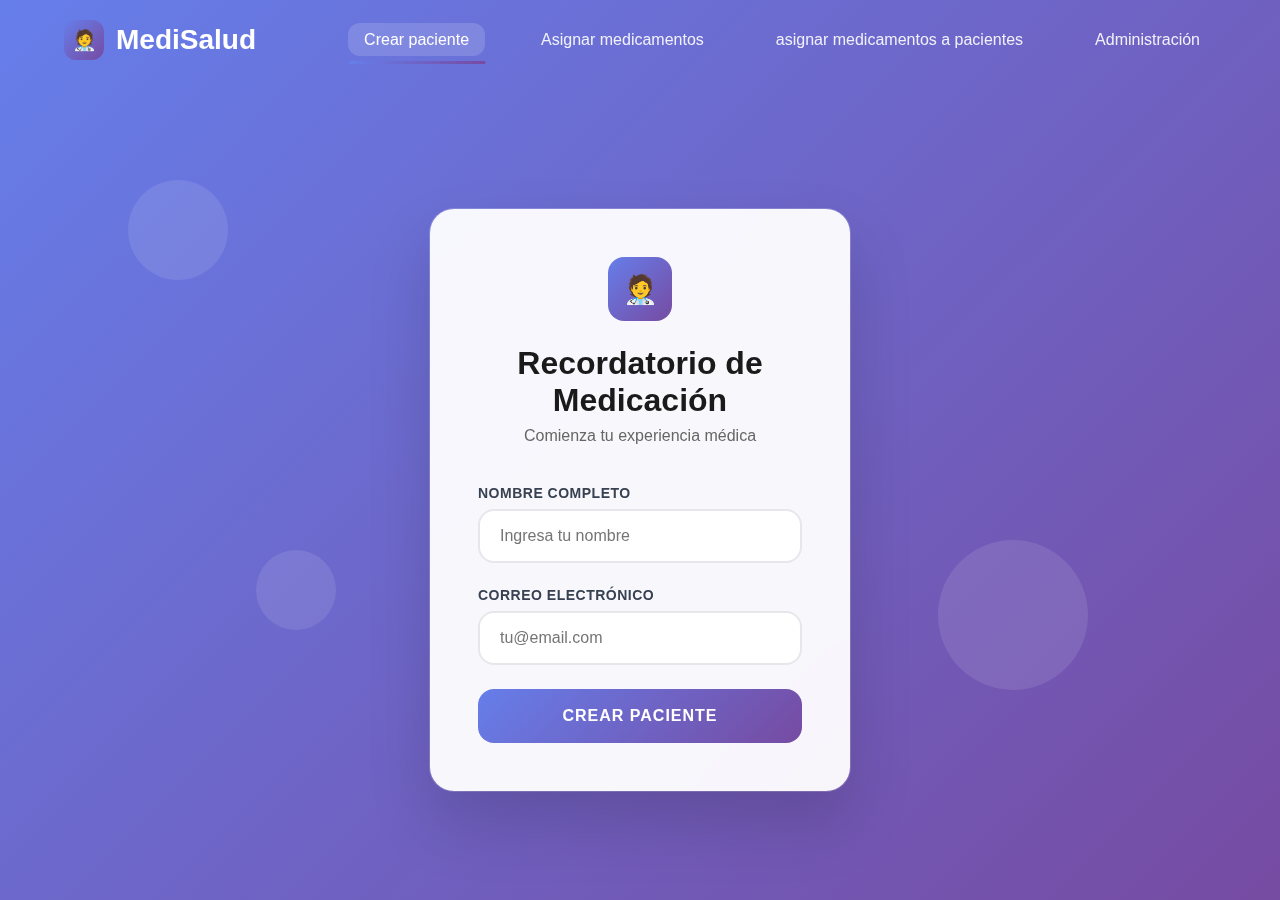
<file: index.html>
<!DOCTYPE html>
<html lang="es">
<head>
    <meta charset="UTF-8">
    <meta name="viewport" content="width=device-width, initial-scale=1.0">
    <title>Recordatorio de Medicación - Registro</title>
    <link rel="stylesheet" href="./css/style.css">
</head>
<body>
    <!-- Navbar -->
    <nav class="navbar" id="navbar">
        <div class="nav-container">
            <div class="nav-content">
                <!-- Logo -->
                <a href="#" class="navbar-logo">
                    <div class="navbar-logo-icon">🧑‍⚕️</div>
                    <span>MediSalud</span>
                </a>

                <!-- Desktop Navigation -->
                <ul class="nav-links">
                    <li><a href="index.html" class="nav-link active">Crear paciente</a></li>
                    <li><a href="medicamentos.html" class="nav-link">Asignar medicamentos</a></li>
                    <li><a href="medipaciente.html" class="nav-link">asignar medicamentos a pacientes</a></li>
                    <li><a href="administracion.html" class="nav-link">Administración</a></li>
                </ul>

                <!-- Mobile Menu Button -->
                <div class="mobile-menu-btn" id="mobileMenuBtn">
                    <span></span>
                    <span></span>
                    <span></span>
                </div>
            </div>
        </div>

        <!-- Mobile Menu -->
        <div class="mobile-menu" id="mobileMenu">
            <button class="close-menu" id="closeMenuBtn">&times;</button>
            <a href="index.html" class="nav-link">Crear paciente</a>
            <a href="medicamentos.html" class="nav-link">Asignar medicamentos</a>
            <a href="medipaciente.html" class="nav-link">asignar medicamentos a pacientes</a>
            <a href="#administracion" class="nav-link">Administración</a>
        </div>
    </nav>

    <!-- Main Content -->
    <div class="main-content">
        <div class="bg-animation">
            <div class="floating-shape shape-1"></div>
            <div class="floating-shape shape-2"></div>
            <div class="floating-shape shape-3"></div>
        </div>

        <div class="container">
            <div class="header">
                <div class="logo"></div>
                <h1>Recordatorio de Medicación</h1>
                <p class="subtitle">Comienza tu experiencia médica</p>
            </div>

            <form id="signupForm">
                <div class="form-group">
                    <label for="name">Nombre completo</label>
                    <input type="text" id="name" name="name" required placeholder="Ingresa tu nombre">
                </div>

                <div class="form-group">
                    <label for="email">Correo electrónico</label>
                    <input type="email" id="email" name="email" required placeholder="tu@email.com">
                </div>

                <button type="submit" class="submit-btn">
                    Crear paciente
                </button>
            </form>
        </div>
    </div>

<script src="js/index.js"></script>
<script src="js/paciente.js"></script>
</body>
</html>
</file>
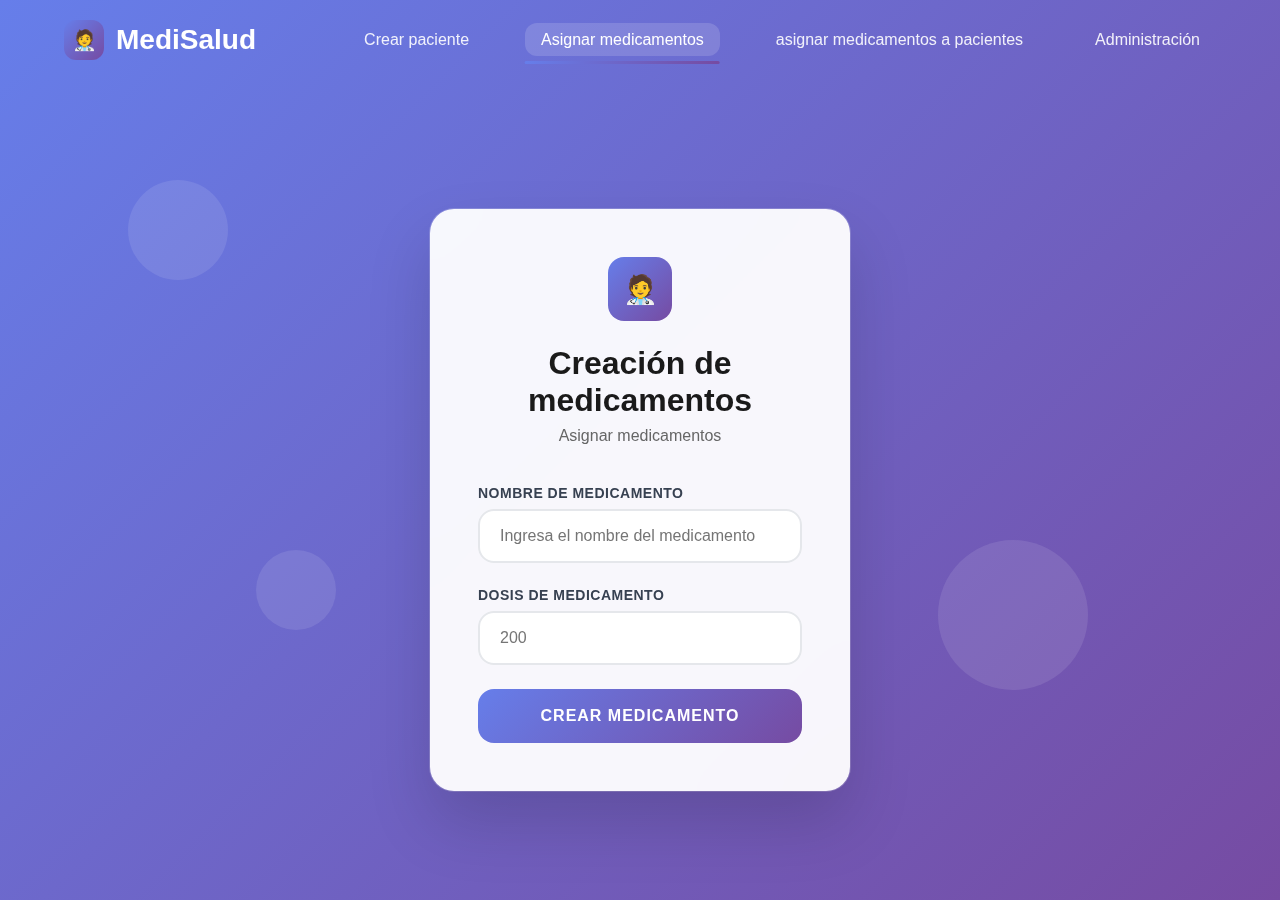
<file: medicamentos.html>
<!DOCTYPE html>
<html lang="es">
<head>
    <meta charset="UTF-8">
    <meta name="viewport" content="width=device-width, initial-scale=1.0">
    <title>Recordatorio de Medicación - Registro</title>
    <link rel="stylesheet" href="./css/style.css">
</head>
<body>
    <!-- Navbar -->
    <nav class="navbar" id="navbar">
        <div class="nav-container">
            <div class="nav-content">
                <!-- Logo -->
                <a href="#" class="navbar-logo">
                    <div class="navbar-logo-icon">🧑‍⚕️</div>
                    <span>MediSalud</span>
                </a>

                <!-- Desktop Navigation -->
                <ul class="nav-links">
                    <li><a href="index.html" class="nav-link ">Crear paciente</a></li>
                    <li><a href="medicamentos.html" class="nav-link active">Asignar medicamentos</a></li>
                    <li><a href="medipaciente.html" class="nav-link">asignar medicamentos a pacientes</a></li>
                    <li><a href="administracion.html" class="nav-link">Administración</a></li>
                </ul>

                <!-- Mobile Menu Button -->
                <div class="mobile-menu-btn" id="mobileMenuBtn">
                    <span></span>
                    <span></span>
                    <span></span>
                </div>
            </div>
        </div>

        <!-- Mobile Menu -->
        <div class="mobile-menu" id="mobileMenu">
            <button class="close-menu" id="closeMenuBtn">&times;</button>
            <a href="index.html" class="nav-link">Crear paciente</a>
            <a href="medicamentos.html" class="nav-link">Asignar medicamentos</a>
            <a href="medipaciente.html" class="nav-link">asignar medicamentos a pacientes</a>
            <a href="administracion.html" class="nav-link">Administración</a>
        </div>
    </nav>

    <!-- Main Content -->
    <div class="main-content">
        <div class="bg-animation">
            <div class="floating-shape shape-1"></div>
            <div class="floating-shape shape-2"></div>
            <div class="floating-shape shape-3"></div>
        </div>

        <div class="container">
            <div class="header">
                <div class="logo"></div>
                <h1>Creación de medicamentos</h1>
                <p class="subtitle">Asignar medicamentos</p>
            </div>

            <form id="signupForm">
                <div class="form-group">
                    <label for="name">Nombre de medicamento</label>
                    <input type="text" id="name" name="name" required placeholder="Ingresa el nombre del medicamento">
                </div>

                <div class="form-group">
                    <label for="dose">Dosis de medicamento</label>
                    <input type="number" id="dose" name="dose" min="0" max="1000" required placeholder="200">
                </div>

                <button type="submit" class="submit-btn">
                    Crear Medicamento
                </button>
            </form>
        </div>
    </div>

<script src="js/index.js"></script>
<script src="js/medicine.js"></script>
</body>
</html>
</file>
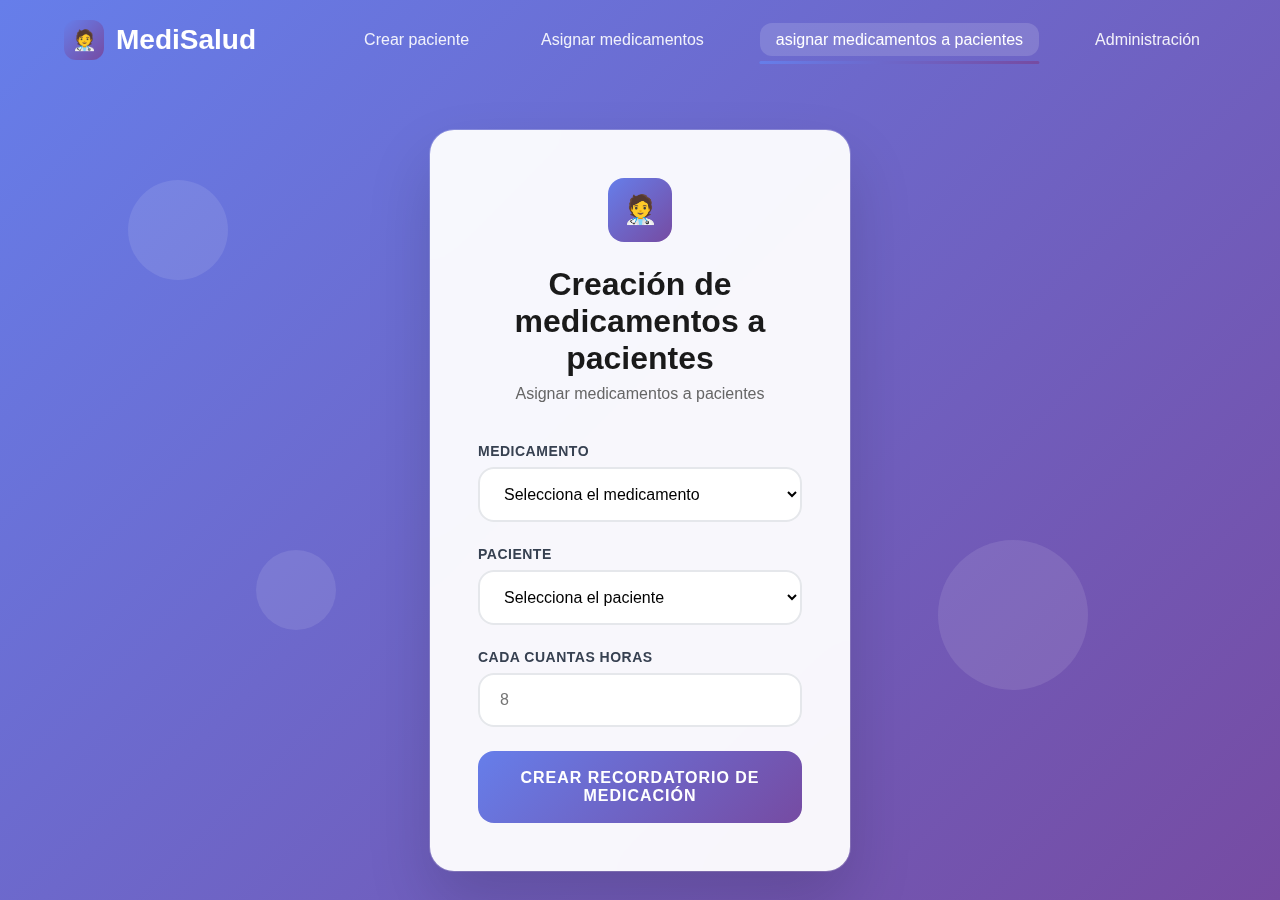
<file: medipaciente.html>
<!DOCTYPE html>
<html lang="es">
<head>
    <meta charset="UTF-8">
    <meta name="viewport" content="width=device-width, initial-scale=1.0">
    <title>Recordatorio de Medicación - Registro</title>
    <link rel="stylesheet" href="./css/style.css">
</head>
<body>
    <!-- Navbar -->
    <nav class="navbar" id="navbar">
        <div class="nav-container">
            <div class="nav-content">
                <!-- Logo -->
                <a href="#" class="navbar-logo">
                    <div class="navbar-logo-icon">🧑‍⚕️</div>
                    <span>MediSalud</span>
                </a>

                <!-- Desktop Navigation -->
                <ul class="nav-links">
                    <li><a href="index.html" class="nav-link ">Crear paciente</a></li>
                    <li><a href="medicamentos.html" class="nav-link ">Asignar medicamentos</a></li>
                    <li><a href="medipaciente.html" class="nav-link active">asignar medicamentos a pacientes</a></li>
                    <li><a href="administracion.html" class="nav-link">Administración</a></li>
                </ul>

                <!-- Mobile Menu Button -->
                <div class="mobile-menu-btn" id="mobileMenuBtn">
                    <span></span>
                    <span></span>
                    <span></span>
                </div>
            </div>
        </div>

        <!-- Mobile Menu -->
        <div class="mobile-menu" id="mobileMenu">
            <button class="close-menu" id="closeMenuBtn">&times;</button>
            <a href="index.html" class="nav-link">Crear paciente</a>
            <a href="medicamentos.html" class="nav-link">Asignar medicamentos</a>
            <a href="medipaciente.html" class="nav-link">asignar medicamentos a pacientes</a>
            <a href="administracion.html" class="nav-link">Administración</a>
        </div>
    </nav>

    <!-- Main Content -->
    <div class="main-content">
        <div class="bg-animation">
            <div class="floating-shape shape-1"></div>
            <div class="floating-shape shape-2"></div>
            <div class="floating-shape shape-3"></div>
        </div>

        <div class="container">
            <div class="header">
                <div class="logo"></div>
                <h1>Creación de medicamentos a pacientes</h1>
                <p class="subtitle">Asignar medicamentos a pacientes</p>
            </div>

            <form id="signupForm">
                <div class="form-group">
                    <label for="medicamento">Medicamento</label>
                    <select name="medicamento" id="selectMedicine" required>
                        <option value="select" disabled selected>Selecciona el medicamento</option>
                    </select>
                </div>
                <div class="form-group">
                    <label for="paciente">Paciente</label>
                    <select name="paciente" id="selectPatient" required>
                        <option value="select" disabled selected>Selecciona el paciente</option>
                    </select>
                </div>

                <div class="form-group">
                    <label for="time_reminder">Cada cuantas horas</label>
                    <input type="number" id="time_reminder" name="time_reminder" min="0" max="48" required placeholder="8">
                </div>

                <button type="submit" class="submit-btn">
                    Crear recordatorio de medicación
                </button>
            </form>
        </div>
    </div>

<script src="js/index.js"></script>
<script src="js/medipaciente.js"></script>
</body>
</html>
</file>
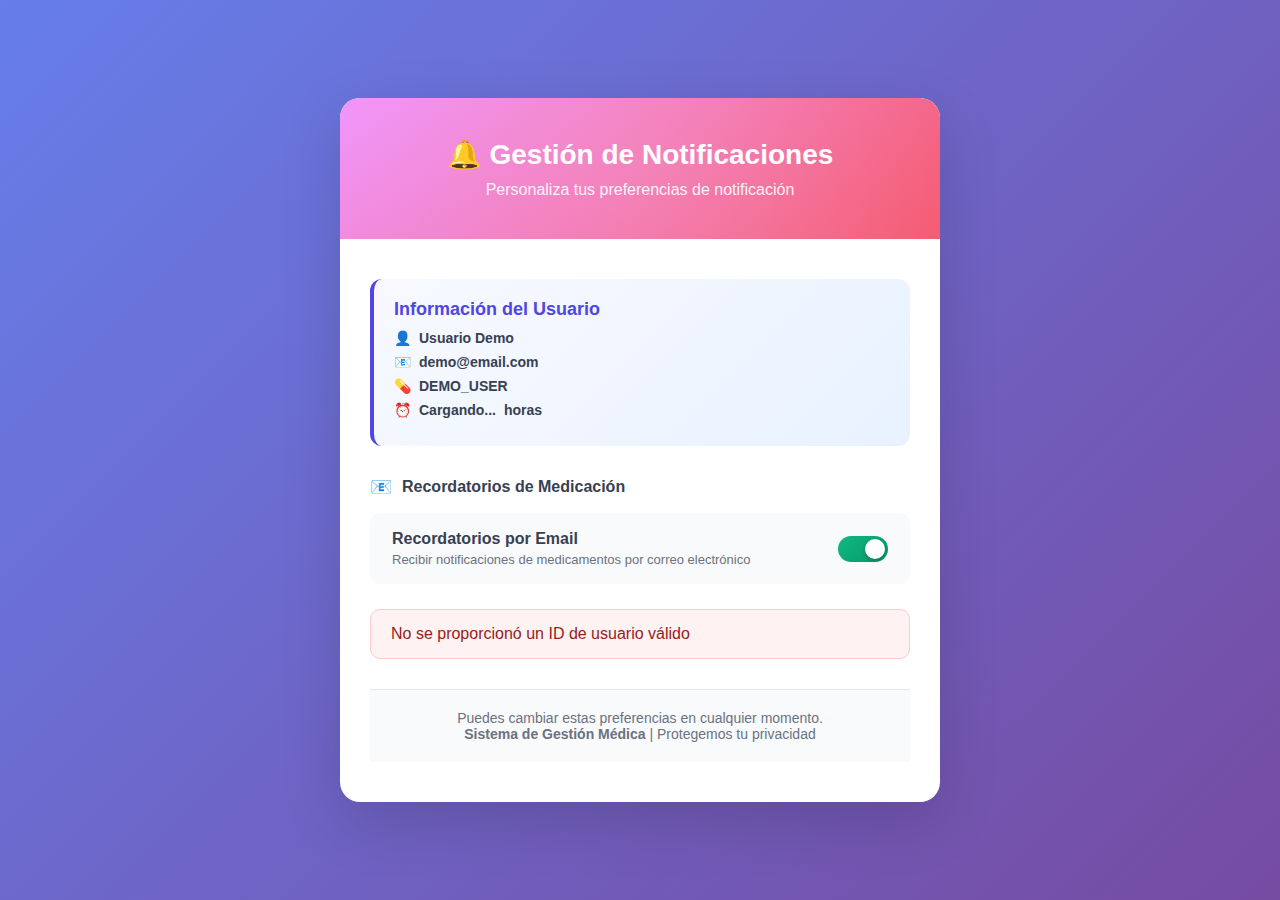
<file: notificaciones.html>
<!DOCTYPE html>
<html lang="es">
<head>
    <meta charset="UTF-8">
    <meta name="viewport" content="width=device-width, initial-scale=1.0">
    <title>Gestión de Notificaciones</title>
    <style>
        * {
            margin: 0;
            padding: 0;
            box-sizing: border-box;
        }

        body {
            font-family: 'Segoe UI', Tahoma, Geneva, Verdana, sans-serif;
            background: linear-gradient(135deg, #667eea 0%, #764ba2 100%);
            min-height: 100vh;
            display: flex;
            align-items: center;
            justify-content: center;
            padding: 20px;
        }

        .container {
            background: white;
            border-radius: 20px;
            box-shadow: 0 20px 60px rgba(0, 0, 0, 0.15);
            max-width: 600px;
            width: 100%;
            overflow: hidden;
            animation: slideUp 0.6s ease-out;
        }

        @keyframes slideUp {
            from {
                opacity: 0;
                transform: translateY(30px);
            }
            to {
                opacity: 1;
                transform: translateY(0);
            }
        }

        .header {
            background: linear-gradient(135deg, #f093fb 0%, #f5576c 100%);
            color: white;
            padding: 40px 30px;
            text-align: center;
            position: relative;
            overflow: hidden;
        }

        .header::before {
            content: '';
            position: absolute;
            top: -50%;
            left: -50%;
            width: 200%;
            height: 200%;
            background: radial-gradient(circle, rgba(255,255,255,0.1) 0%, transparent 70%);
            animation: rotate 20s linear infinite;
        }

        @keyframes rotate {
            from { transform: rotate(0deg); }
            to { transform: rotate(360deg); }
        }

        .header h1 {
            font-size: 28px;
            font-weight: 700;
            margin-bottom: 10px;
            position: relative;
            z-index: 1;
        }

        .header p {
            font-size: 16px;
            opacity: 0.9;
            position: relative;
            z-index: 1;
        }

        .content {
            padding: 40px 30px;
        }

        .user-info {
            background: linear-gradient(135deg, #f8f9ff 0%, #e8f2ff 100%);
            border-radius: 12px;
            padding: 20px;
            margin-bottom: 30px;
            border-left: 4px solid #4f46e5;
        }

        .user-info h3 {
            color: #4f46e5;
            font-size: 18px;
            margin-bottom: 10px;
        }

        .user-detail {
            display: flex;
            align-items: center;
            margin: 8px 0;
            font-size: 14px;
            color: #6b7280;
        }

        .user-detail strong {
            color: #374151;
            margin-left: 8px;
        }

        .notification-options {
            margin: 30px 0;
        }

        .option-group {
            margin-bottom: 25px;
        }

        .option-group h4 {
            color: #374151;
            font-size: 16px;
            margin-bottom: 15px;
            display: flex;
            align-items: center;
        }

        .option-group h4::before {
            content: '📧';
            margin-right: 10px;
            font-size: 18px;
        }

        .option {
            display: flex;
            align-items: center;
            justify-content: space-between;
            background: #f9fafb;
            padding: 15px 20px;
            border-radius: 10px;
            margin: 10px 0;
            border: 2px solid transparent;
            transition: all 0.3s ease;
            cursor: pointer;
        }

        .option:hover {
            background: #f3f4f6;
            border-color: #e5e7eb;
        }

        .option-info {
            flex: 1;
        }

        .option-title {
            font-weight: 600;
            color: #374151;
            margin-bottom: 4px;
        }

        .option-description {
            font-size: 13px;
            color: #6b7280;
        }

        .toggle-switch {
            position: relative;
            width: 50px;
            height: 26px;
        }

        .toggle-switch input {
            opacity: 0;
            width: 0;
            height: 0;
        }

        .slider {
            position: absolute;
            cursor: pointer;
            top: 0;
            left: 0;
            right: 0;
            bottom: 0;
            background-color: #cbd5e0;
            transition: 0.3s;
            border-radius: 26px;
        }

        .slider:before {
            position: absolute;
            content: "";
            height: 20px;
            width: 20px;
            left: 3px;
            bottom: 3px;
            background-color: white;
            transition: 0.3s;
            border-radius: 50%;
            box-shadow: 0 2px 4px rgba(0,0,0,0.2);
        }

        input:checked + .slider {
            background: linear-gradient(135deg, #10b981 0%, #059669 100%);
        }

        input:checked + .slider:before {
            transform: translateX(24px);
        }

        .action-buttons {
            display: flex;
            gap: 15px;
            margin-top: 40px;
            flex-wrap: wrap;
        }

        .btn {
            flex: 1;
            min-width: 150px;
            padding: 15px 30px;
            border: none;
            border-radius: 10px;
            font-size: 16px;
            font-weight: 600;
            cursor: pointer;
            transition: all 0.3s ease;
            text-decoration: none;
            display: inline-flex;
            align-items: center;
            justify-content: center;
            gap: 8px;
        }

        .btn-primary {
            background: linear-gradient(135deg, #4f46e5 0%, #7c3aed 100%);
            color: white;
            box-shadow: 0 4px 15px rgba(79, 70, 229, 0.3);
        }

        .btn-primary:hover {
            transform: translateY(-2px);
            box-shadow: 0 6px 20px rgba(79, 70, 229, 0.4);
        }

        .btn-secondary {
            background: #f3f4f6;
            color: #374151;
            border: 2px solid #e5e7eb;
        }

        .btn-secondary:hover {
            background: #e5e7eb;
            border-color: #d1d5db;
        }

        .btn-danger {
            background: linear-gradient(135deg, #ef4444 0%, #dc2626 100%);
            color: white;
            box-shadow: 0 4px 15px rgba(239, 68, 68, 0.3);
        }

        .btn-danger:hover {
            transform: translateY(-2px);
            box-shadow: 0 6px 20px rgba(239, 68, 68, 0.4);
        }

        .status-message {
            padding: 15px 20px;
            border-radius: 10px;
            margin: 20px 0;
            display: none;
            align-items: center;
            gap: 10px;
            font-weight: 500;
        }

        .status-message.success {
            background: #ecfdf5;
            color: #065f46;
            border: 1px solid #a7f3d0;
        }

        .status-message.error {
            background: #fef2f2;
            color: #991b1b;
            border: 1px solid #fecaca;
        }

        .footer {
            background: #f9fafb;
            padding: 20px 30px;
            text-align: center;
            font-size: 14px;
            color: #6b7280;
            border-top: 1px solid #e5e7eb;
        }

        .loading {
            display: inline-block;
            width: 20px;
            height: 20px;
            border: 2px solid #f3f3f3;
            border-top: 2px solid #4f46e5;
            border-radius: 50%;
            animation: spin 1s linear infinite;
        }

        @keyframes spin {
            0% { transform: rotate(0deg); }
            100% { transform: rotate(360deg); }
        }

        @media (max-width: 640px) {
            .container {
                margin: 10px;
                border-radius: 15px;
            }
            
            .header, .content {
                padding: 25px 20px;
            }
            
            .action-buttons {
                flex-direction: column;
            }
            
            .btn {
                min-width: auto;
            }
        }
    </style>
</head>
<body>
    <div class="container">
        <div class="header">
            <h1>🔔 Gestión de Notificaciones</h1>
            <p>Personaliza tus preferencias de notificación</p>
        </div>

        <div class="content">
            <div class="user-info">
                <h3>Información del Usuario</h3>
                <div class="user-detail">
                    👤 <strong id="userName">Cargando...</strong>
                </div>
                <div class="user-detail">
                    📧 <strong id="userEmail">Cargando...</strong>
                </div>
                <div class="user-detail">
                    💊 <strong id="idreminder">Cargando...</strong>
                </div>
                <div class="user-detail" style="display: none;">
                    📅 <strong id="idpatient" >Cargando...</strong>
                </div>
                <div class="user-detail" style="display: none;">
                    🕙 <strong id="idmedicine">Cargando...</strong>
                </div>
                <div class="user-detail" style="display: none;">
                    📅 <strong id="date">Cargando...</strong>
                </div>
                <div class="user-detail">
                    ⏰ <strong id="time">Cargando...</strong><strong>horas</strong>
                </div>
                
            </div>

            <div class="notification-options">
                <div class="option-group">
                    <h4>Recordatorios de Medicación</h4>
                    
                    <div class="option" onclick="toggleOption('medication-reminders')">
                        <div class="option-info">
                            <div class="option-title">Recordatorios por Email</div>
                            <div class="option-description">Recibir notificaciones de medicamentos por correo electrónico</div>
                        </div>
                        <label class="toggle-switch">
                            <input type="checkbox" id="medication-reminders" checked>
                            <span class="slider"></span>
                        </label>
                    </div>
                </div>



            <div id="statusMessage" class="status-message"></div>
        </div>

        <div class="footer">
            <p>Puedes cambiar estas preferencias en cualquier momento.</p>
            <p><strong>Sistema de Gestión Médica</strong> | Protegemos tu privacidad</p>
        </div>
    </div>

<script>
    // Variables globales
    let idreminder = null;
    let userInfo = {};
    let preferences = {};

    // Inicialización cuando carga la página
    document.addEventListener('DOMContentLoaded', function() {
        initializePage();
    });

    function initializePage() {
        // Obtener ID de la URL
        idreminder = getidreminderFromUrl();
        
        if (idreminder) {
            loadUserPreferences(idreminder);
            getReminder(); // ✅ Se ejecuta solo si hay un ID válido
        } else {
            showError('No se proporcionó un ID de usuario válido');
            loadDemoData();
        }
    }

    function getidreminderFromUrl() {
        const urlParams = new URLSearchParams(window.location.search);
        return urlParams.get('id') || urlParams.get('idreminder') || urlParams.get('user');
    }

    // ❌ CORREGIDO: Parámetros agregados a la función
    function loadUserInfo(name, email, medicineName) {
        userInfo = {
            id: medicineName,
            name: name,
            email: email,
        };
        updateUserInfoDisplay();
    }

    function loadDemoData() {
        userInfo = {
            id: 'DEMO_USER',
            name: 'Usuario Demo',
            email: 'demo@email.com'
        };
        updateUserInfoDisplay();
    }

    function updateUserInfoDisplay() {
        // ✅ Verificar que los elementos existan antes de actualizar
        const idElement = document.getElementById('idreminder');
        const nameElement = document.getElementById('userName');
        const emailElement = document.getElementById('userEmail');
        
        if (idElement) idElement.textContent = userInfo.id;
        if (nameElement) nameElement.textContent = userInfo.name;
        if (emailElement) emailElement.textContent = userInfo.email;
    }

    function loadUserPreferences(id) {
        setTimeout(() => {
            preferences = {
                'urgent-reminders': true,
                'system-updates': true,
                'appointment-reminders': true,
                'promotions': false
            };
            updatePreferencesDisplay();
        }, 1200);
    }

    function updatePreferencesDisplay() {
        Object.keys(preferences).forEach(key => {
            const checkbox = document.getElementById(key);
            if (checkbox) {
                checkbox.checked = preferences[key];
            }
        });
    }

    function toggleOption(optionId) {
        const checkbox = document.getElementById(optionId);
        checkbox.checked = !checkbox.checked;
        preferences[optionId] = checkbox.checked;

        const option = checkbox.closest('.option');
        option.style.transform = 'scale(0.98)';
        setTimeout(() => {
            option.style.transform = 'scale(1)';
        }, 150);
    }

    function savePreferences() {
        const btn = event.target;
        const originalText = btn.innerHTML;

        btn.innerHTML = '<span class="loading"></span> Guardando...';
        btn.disabled = true;

        const currentPreferences = {};
        document.querySelectorAll('.toggle-switch input').forEach(input => {
            currentPreferences[input.id] = input.checked;
        });

        setTimeout(() => {
            preferences = { ...currentPreferences };
            const success = Math.random() > 0.1;

            if (success) {
                showSuccess('✅ Preferencias guardadas correctamente');
                console.log('Preferencias guardadas:', preferences);
            } else {
                showError('❌ Error al guardar las preferencias. Inténtalo de nuevo.');
            }

            btn.innerHTML = originalText;
            btn.disabled = false;
        }, 2000);
    }

    function loadDefaults() {
        const defaultPreferences = {
            'medication-reminders': true,
            'urgent-reminders': true,
            'system-updates': true,
            'appointment-reminders': true,
            'promotions': false
        };

        Object.keys(defaultPreferences).forEach(key => {
            const checkbox = document.getElementById(key);
            if (checkbox) {
                checkbox.checked = defaultPreferences[key];
            }
        });

        preferences = { ...defaultPreferences };
        showSuccess('🔄 Valores por defecto restaurados');
    }

    function unsubscribeAll() {
        if (confirm('¿Estás seguro de que quieres desactivar TODAS las notificaciones?\n\nEsto incluye recordatorios importantes de medicación.')) {
            document.querySelectorAll('.toggle-switch input').forEach(input => {
                input.checked = false;
            });

            Object.keys(preferences).forEach(key => {
                preferences[key] = false;
            });

            showSuccess('🚫 Todas las notificaciones han sido desactivadas');

            setTimeout(() => {
                if (confirm('¿Quieres regresar a la página principal?')) {
                    window.location.href = '/';
                }
            }, 3000);
        }
    }

    function showSuccess(message) {
        const statusDiv = document.getElementById('statusMessage');
        if (statusDiv) {
            statusDiv.className = 'status-message success';
            statusDiv.innerHTML = message;
            statusDiv.style.display = 'flex';

            setTimeout(() => {
                statusDiv.style.display = 'none';
            }, 5000);
        }
    }

    function showError(message) {
        const statusDiv = document.getElementById('statusMessage');
        if (statusDiv) {
            statusDiv.className = 'status-message error';
            statusDiv.innerHTML = message;
            statusDiv.style.display = 'flex';

            setTimeout(() => {
                statusDiv.style.display = 'none';
            }, 5000);
        }
    }

    function getCurrentPreferences() {
        const current = {};
        document.querySelectorAll('.toggle-switch input').forEach(input => {
            current[input.id] = input.checked;
        });
        return current;
    }

    async function getReminder() {
        const url = `http://localhost:8080/api/v1/reminder/${idreminder}`;

        let headersList = {
            "Accept": "*/*",
            "User-Agent": "web",
            "Content-Type": "application/json"
        };

        try {
            const response = await fetch(url, {
                method: "GET",
                headers: headersList
            });

            // ✅ CORREGIDO: Verificar si la respuesta es exitosa
            if (!response.ok) {
                throw new Error(`HTTP error! status: ${response.status}`);
            }

            const usuarios = await response.json();
            console.log(usuarios);

            // ✅ CORREGIDO: Verificar que los datos existan antes de usarlos
            if (usuarios && usuarios.patient && usuarios.medicine) {
                loadUserInfo(
                    usuarios.patient._name || usuarios.patient.name, 
                    usuarios.patient.email, 
                    usuarios.medicine._name || usuarios.medicine.name
                );
                document.getElementById("idpatient").textContent = usuarios.patient.id_user;
                document.getElementById("idmedicine").textContent = usuarios.medicine.id_medicine;
                document.getElementById("date").textContent = usuarios.date_reminder;
                document.getElementById("time").textContent = usuarios.time_reminder;
                document.getElementById("medication-reminders").checked = usuarios.status;
            } else {
                throw new Error('Datos de respuesta incompletos');
            }

        } catch (error) {
            console.error("Error al obtener el recordatorio:", error);
            showError('❌ No se pudo cargar la información del recordatorio');
            // ✅ Cargar datos demo como fallback
            loadDemoData();
        }

        
    }
    async function updateReminder(check) {
        const url = `http://localhost:8080/api/v1/reminder/${idreminder}`;
        let headersList = {
            "Accept": "*/*",
            "User-Agent": "web",
            "Content-Type": "application/json"
        };

        try {
        const response = await fetch(url, {
            method: "PUT",
            headers: headersList,
            body: JSON.stringify({
                "patient": document.getElementById("idpatient").textContent,
                "medicine": document.getElementById("idmedicine").textContent,
                "time_reminder": document.getElementById("time").textContent,
                "date_reminder": document.getElementById("date").textContent,
                "status": check
            })
        });

            // ✅ CORREGIDO: Verificar si la respuesta es exitosa
            if (!response.ok) {
                throw new Error(`HTTP error! status: ${response.status}`);
            }

            const usuarios = await response.json();
            showSuccess('✅ Recordatorio actualizado correctamente');
        } catch (error) {
            console.error("Error al actualizar el recordatorio:", error);
            showError('❌ No se pudo actualizar la información del recordatorio');
        }
    }
        document.getElementById('medication-reminders').addEventListener("click", function() {
            if (!this.checked) {
                check= true;
            } else {
                check= false;
            }
            updateReminder(check);

        });
</script>


</body>
</html>
</file>
<file: css/style.css>
* {
            margin: 0;
            padding: 0;
            box-sizing: border-box;
        }
        .close-menu {
            position: absolute;
            top: 24px;
            right: 24px;
            font-size: 28px;
            background: none;
            border: none;
            color: white;
            cursor: pointer;
            z-index: 1001;
            transition: transform 0.2s ease;
        }

        .close-menu:hover {
            transform: scale(1.2);
        }

        body {
            font-family: 'Inter', -apple-system, BlinkMacSystemFont, sans-serif;
            min-height: 100vh;
            background: linear-gradient(135deg, #667eea 0%, #764ba2 100%);
            overflow-x: hidden;
            position: relative;
        }

        /* Navbar Styles */
        .navbar {
            position: fixed;
            top: 0;
            left: 0;
            right: 0;
            z-index: 1000;
            padding: 20px 0;
            transition: all 0.3s ease;
        }

        .navbar.scrolled {
            background: rgba(255, 255, 255, 0.95);
            backdrop-filter: blur(20px);
            box-shadow: 0 8px 32px rgba(0, 0, 0, 0.1);
            padding: 15px 0;
        }

        .navbar.scrolled .nav-content {
            color: #1a1a1a;
        }

        .navbar.scrolled .navbar-logo {
            color: #1a1a1a;
        }

        .navbar.scrolled .nav-link {
            color: #374151;
        }

        .navbar.scrolled .nav-link:hover {
            color: #667eea;
        }

        .navbar.scrolled .mobile-menu-btn span {
            background: #1a1a1a;
        }

        .nav-container {
            max-width: 1200px;
            margin: 0 auto;
            padding: 0 24px;
        }

        .nav-content {
            display: flex;
            align-items: center;
            justify-content: space-between;
            transition: all 0.3s ease;
        }

        /* Navbar Logo */
        .navbar-logo {
            font-size: 28px;
            font-weight: 800;
            color: white;
            text-decoration: none;
            display: flex;
            align-items: center;
            gap: 12px;
            transition: all 0.3s ease;
        }

        .navbar-logo-icon {
            width: 40px;
            height: 40px;
            background: linear-gradient(135deg, #667eea, #764ba2);
            border-radius: 12px;
            display: flex;
            align-items: center;
            justify-content: center;
            font-size: 20px;
            transform: rotate(0deg);
            transition: transform 0.3s ease;
        }

        .navbar-logo:hover .navbar-logo-icon {
            transform: rotate(360deg);
        }

        /* Navigation Links */
        .nav-links {
            display: flex;
            list-style: none;
            gap: 40px;
            align-items: center;
        }

        .nav-link {
            color: rgba(255, 255, 255, 0.9);
            text-decoration: none;
            font-weight: 500;
            font-size: 16px;
            position: relative;
            padding: 8px 16px;
            border-radius: 12px;
            transition: all 0.3s ease;
        }

        .nav-link:hover {
            color: white;
            background: rgba(255, 255, 255, 0.1);
            transform: translateY(-2px);
        }

        .nav-link::after {
            content: '';
            position: absolute;
            bottom: -8px;
            left: 50%;
            width: 0;
            height: 3px;
            background: linear-gradient(90deg, #667eea, #764ba2);
            border-radius: 2px;
            transition: all 0.3s ease;
            transform: translateX(-50%);
        }

        .nav-link:hover::after,
        .nav-link.active::after {
            width: 100%;
        }

        .nav-link.active {
            color: white;
            background: rgba(255, 255, 255, 0.15);
        }

        /* CTA Button */
        .cta-button {
            background: linear-gradient(135deg, #667eea 0%, #764ba2 100%);
            color: white;
            padding: 12px 24px;
            border-radius: 16px;
            text-decoration: none;
            font-weight: 600;
            font-size: 14px;
            text-transform: uppercase;
            letter-spacing: 0.5px;
            transition: all 0.3s ease;
            position: relative;
            overflow: hidden;
            border: none;
            cursor: pointer;
        }

        .cta-button::before {
            content: '';
            position: absolute;
            top: 0;
            left: -100%;
            width: 100%;
            height: 100%;
            background: linear-gradient(90deg, transparent, rgba(255, 255, 255, 0.2), transparent);
            transition: left 0.5s;
        }

        .cta-button:hover::before {
            left: 100%;
        }

        .cta-button:hover {
            transform: translateY(-3px);
            box-shadow: 0 12px 24px rgba(102, 126, 234, 0.4);
        }

        /* Mobile Menu Button */
        .mobile-menu-btn {
            display: none;
            flex-direction: column;
            cursor: pointer;
            padding: 8px;
            gap: 4px;
            transition: all 0.3s ease;
        }

        .mobile-menu-btn:hover {
            transform: scale(1.1);
        }

        .mobile-menu-btn span {
            width: 25px;
            height: 3px;
            background: white;
            border-radius: 2px;
            transition: all 0.3s ease;
        }

        .mobile-menu-btn.active span:nth-child(1) {
            transform: rotate(45deg) translate(7px, 7px);
        }

        .mobile-menu-btn.active span:nth-child(2) {
            opacity: 0;
        }

        .mobile-menu-btn.active span:nth-child(3) {
            transform: rotate(-45deg) translate(7px, -7px);
        }

        /* Mobile Menu */
        .mobile-menu {
            position: fixed;
            top: 0;
            left: -100%;
            width: 100%;
            height: 100vh;
            background: rgba(0, 0, 0, 0.95);
            backdrop-filter: blur(20px);
            display: flex;
            flex-direction: column;
            align-items: center;
            justify-content: center;
            gap: 40px;
            transition: left 0.4s ease;
            z-index: 999;
        }

        .mobile-menu.active {
            left: 0;
        }

        .mobile-menu .nav-link {
            font-size: 24px;
            font-weight: 600;
            text-align: center;
        }

        /* Main Content */
        .main-content {
            display: flex;
            align-items: center;
            justify-content: center;
            min-height: 100vh;
            padding: 120px 20px 20px;
            position: relative;
        }

        /* Animated background elements */
        .bg-animation {
            position: absolute;
            top: 0;
            left: 0;
            right: 0;
            bottom: 0;
            overflow: hidden;
            z-index: 0;
        }

        .floating-shape {
            position: absolute;
            border-radius: 50%;
            background: rgba(255, 255, 255, 0.1);
            animation: float 6s ease-in-out infinite;
        }

        .shape-1 {
            width: 100px;
            height: 100px;
            top: 20%;
            left: 10%;
            animation-delay: 0s;
        }

        .shape-2 {
            width: 150px;
            height: 150px;
            top: 60%;
            right: 15%;
            animation-delay: 2s;
        }

        .shape-3 {
            width: 80px;
            height: 80px;
            bottom: 30%;
            left: 20%;
            animation-delay: 4s;
        }

        @keyframes float {
            0%, 100% {
                transform: translateY(0px) rotate(0deg);
                opacity: 0.7;
            }
            50% {
                transform: translateY(-20px) rotate(180deg);
                opacity: 1;
            }
        }

        .container {
            position: relative;
            z-index: 1;
            background: rgba(255, 255, 255, 0.95);
            backdrop-filter: blur(20px);
            border-radius: 24px;
            padding: 48px;
            box-shadow: 
                0 32px 64px rgba(0, 0, 0, 0.15),
                0 0 0 1px rgba(255, 255, 255, 0.2);
            width: 100%;
            max-width: 420px;
            transform: translateY(0);
            animation: slideIn 0.8s ease-out;
        }

        @keyframes slideIn {
            from {
                opacity: 0;
                transform: translateY(30px);
            }
            to {
                opacity: 1;
                transform: translateY(0);
            }
        }

        .header {
            text-align: center;
            margin-bottom: 40px;
        }

        .logo {
            width: 64px;
            height: 64px;
            background: linear-gradient(135deg, #667eea, #764ba2);
            border-radius: 16px;
            margin: 0 auto 24px;
            display: flex;
            align-items: center;
            justify-content: center;
            animation: pulse 2s infinite;
        }

        @keyframes pulse {
            0%, 100% {
                transform: scale(1);
            }
            50% {
                transform: scale(1.05);
            }
        }

        .logo::before {
            content: "🧑‍⚕️";
            font-size: 28px;
        }

        h1 {
            font-size: 32px;
            font-weight: 700;
            color: #1a1a1a;
            margin-bottom: 8px;
        }

        .subtitle {
            color: #666;
            font-size: 16px;
            font-weight: 400;
        }

        .form-group {
            margin-bottom: 24px;
            position: relative;
        }

        label {
            display: block;
            font-weight: 600;
            color: #374151;
            margin-bottom: 8px;
            font-size: 14px;
            text-transform: uppercase;
            letter-spacing: 0.5px;
        }

        input {
            width: 100%;
            padding: 16px 20px;
            border: 2px solid #e5e7eb;
            border-radius: 16px;
            font-size: 16px;
            transition: all 0.3s ease;
            background: rgba(255, 255, 255, 0.8);
            backdrop-filter: blur(10px);
        }
        select{
            width: 100%;
            padding: 16px 20px;
            border: 2px solid #e5e7eb;
            border-radius: 16px;
            font-size: 16px;
            transition: all 0.3s ease;
            background: rgba(255, 255, 255, 0.8);
            backdrop-filter: blur(10px);
        }

        input:focus {
            outline: none;
            border-color: #667eea;
            box-shadow: 0 0 0 4px rgba(102, 126, 234, 0.1);
            transform: translateY(-2px);
        }

        select:hover {
            border-color: #d1d5db;
        }
                select:focus {
            outline: none;
            border-color: #667eea;
            box-shadow: 0 0 0 4px rgba(102, 126, 234, 0.1);
            transform: translateY(-2px);
        }

        select:hover {
            border-color: #d1d5db;
        }

        .submit-btn {
            width: 100%;
            padding: 18px;
            background: linear-gradient(135deg, #667eea 0%, #764ba2 100%);
            border: none;
            border-radius: 16px;
            color: white;
            font-size: 16px;
            font-weight: 600;
            cursor: pointer;
            transition: all 0.3s ease;
            position: relative;
            overflow: hidden;
            text-transform: uppercase;
            letter-spacing: 1px;
        }

        .submit-btn::before {
            content: '';
            position: absolute;
            top: 0;
            left: -100%;
            width: 100%;
            height: 100%;
            background: linear-gradient(90deg, transparent, rgba(255, 255, 255, 0.2), transparent);
            transition: left 0.5s;
        }

        .submit-btn:hover::before {
            left: 100%;
        }

        .submit-btn:hover {
            transform: translateY(-3px);
            box-shadow: 0 16px 32px rgba(102, 126, 234, 0.3);
        }

        .submit-btn:active {
            transform: translateY(-1px);
        }

        /* Success animation */
        @keyframes success {
            0% {
                transform: scale(1);
            }
            50% {
                transform: scale(1.05);
            }
            100% {
                transform: scale(1);
            }
        }

        .success-animation {
            animation: success 0.6s ease-out;
        }

        /* Responsive design */
        @media (max-width: 768px) {
            .nav-links {
                display: none;
            }

            .mobile-menu-btn {
                display: flex;
            }

            .container {
                padding: 32px 24px;
                margin: 20px;
            }
            
            h1 {
                font-size: 28px;
            }

            .main-content {
                padding: 100px 20px 20px;
            }
        }
</file>
